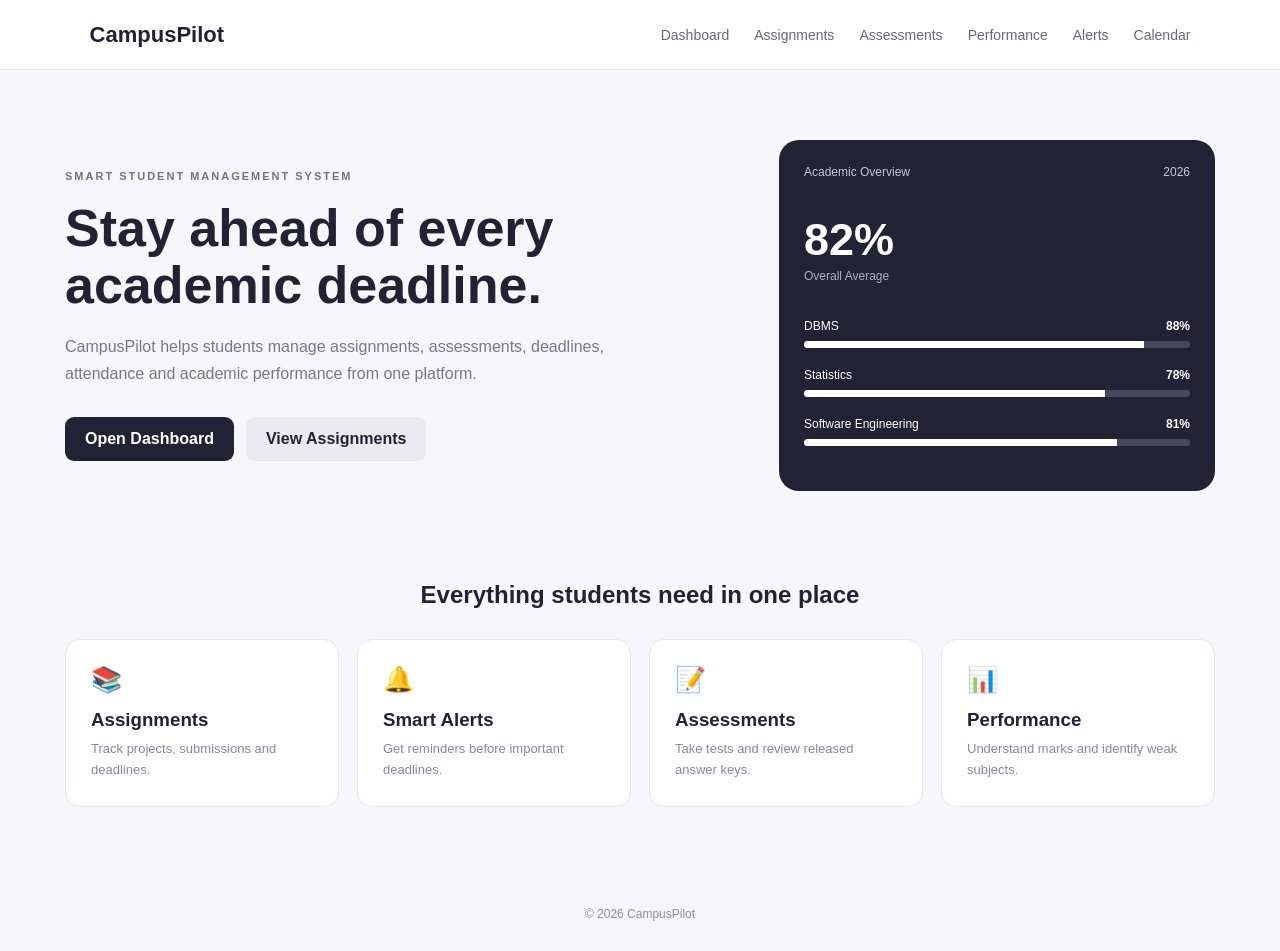
<file: frontend/index.html>
<!DOCTYPE html>
<html lang="en">

<head>

    <meta charset="UTF-8">

    <meta name="viewport"
          content="width=device-width, initial-scale=1.0">

    <title>CampusPilot</title>

    <link rel="stylesheet"
          href="css/style.css">

</head>

<body>

<header class="navbar">

    <div class="logo">
        CampusPilot
    </div>

    <nav>

        <a href="dashboard.html">
            Dashboard
        </a>

        <a href="assignments.html">
            Assignments
        </a>

        <a href="assessments.html">
            Assessments
        </a>

        <a href="performance.html">
            Performance
        </a>

        <a href="alerts.html">
            Alerts
        </a>

        <a href="calendar.html">
            Calendar
        </a>

    </nav>

</header>


<main class="landing">

    <section class="hero">

        <div class="hero-content">

            <p class="tag">
                SMART STUDENT MANAGEMENT SYSTEM
            </p>

            <h1>
                Stay ahead of
                every academic deadline.
            </h1>

            <p class="description">

                CampusPilot helps students manage
                assignments, assessments, deadlines,
                attendance and academic performance
                from one platform.

            </p>


            <div class="hero-buttons">

                <a href="dashboard.html"
                   class="btn primary">

                    Open Dashboard

                </a>


                <a href="assignments.html"
                   class="btn secondary">

                    View Assignments

                </a>

            </div>

        </div>


        <div class="hero-card">

            <div class="mini-header">

                <span>
                    Academic Overview
                </span>

                <span>
                    2026
                </span>

            </div>


            <div class="score">

                <strong>
                    82%
                </strong>

                <span>
                    Overall Average
                </span>

            </div>


            <div class="mini-progress">

                <div>

                    <span>
                        DBMS
                    </span>

                    <b>
                        88%
                    </b>

                </div>

                <div class="progress">

                    <span style="width:88%">
                    </span>

                </div>

            </div>


            <div class="mini-progress">

                <div>

                    <span>
                        Statistics
                    </span>

                    <b>
                        78%
                    </b>

                </div>

                <div class="progress">

                    <span style="width:78%">
                    </span>

                </div>

            </div>


            <div class="mini-progress">

                <div>

                    <span>
                        Software Engineering
                    </span>

                    <b>
                        81%
                    </b>

                </div>

                <div class="progress">

                    <span style="width:81%">
                    </span>

                </div>

            </div>

        </div>

    </section>


    <section class="features">

        <h2>
            Everything students need in one place
        </h2>


        <div class="feature-grid">


            <div class="feature-card">

                <span>📚</span>

                <h3>
                    Assignments
                </h3>

                <p>
                    Track projects,
                    submissions and deadlines.
                </p>

            </div>


            <div class="feature-card">

                <span>🔔</span>

                <h3>
                    Smart Alerts
                </h3>

                <p>
                    Get reminders before
                    important deadlines.
                </p>

            </div>


            <div class="feature-card">

                <span>📝</span>

                <h3>
                    Assessments
                </h3>

                <p>
                    Take tests and review
                    released answer keys.
                </p>

            </div>


            <div class="feature-card">

                <span>📊</span>

                <h3>
                    Performance
                </h3>

                <p>
                    Understand marks and
                    identify weak subjects.
                </p>

            </div>


        </div>

    </section>

</main>


<footer>

    <p>
        © 2026 CampusPilot
    </p>

</footer>


</body>

</html>
</file>
<file: frontend/css/style.css>
* {
    margin: 0;
    padding: 0;
    box-sizing: border-box;
}

body {
    font-family: Arial, sans-serif;
    background: #f6f7fb;
    color: #202334;
}


/* NAVIGATION */

.navbar {
    height: 70px;
    background: white;
    border-bottom: 1px solid #e5e7ee;

    display: flex;
    align-items: center;
    justify-content: space-between;

    padding: 0 7%;
}

.logo {
    font-size: 22px;
    font-weight: 800;
}

.navbar nav {
    display: flex;
    gap: 25px;
}

.navbar nav a {
    text-decoration: none;
    color: #646a79;
    font-size: 14px;
}

.navbar nav a:hover {
    color: #202334;
}


/* MAIN */

.landing {
    max-width: 1200px;
    margin: auto;
    padding: 70px 25px;
}


/* HERO SECTION */

.hero {
    display: grid;
    grid-template-columns: 1.2fr 0.8fr;

    gap: 60px;

    align-items: center;
}

.tag {
    font-size: 11px;
    font-weight: bold;

    letter-spacing: 2px;

    color: #707687;
}

.hero h1 {
    font-size: 52px;
    line-height: 1.1;

    margin: 18px 0;
}

.description {
    color: #73798a;

    line-height: 1.7;

    max-width: 570px;
}


/* BUTTONS */

.hero-buttons {
    display: flex;
    gap: 12px;

    margin-top: 30px;
}

.btn {
    padding: 13px 20px;

    border-radius: 9px;

    text-decoration: none;

    font-weight: bold;
}

.primary {
    background: #202334;
    color: white;
}

.secondary {
    background: #e9ebf1;
    color: #202334;
}


/* ACADEMIC CARD */

.hero-card {
    background: #202334;

    color: white;

    border-radius: 20px;

    padding: 25px;
}

.mini-header {
    display: flex;

    justify-content: space-between;

    color: #c4c8d4;

    font-size: 12px;
}

.score {
    margin: 35px 0;
}

.score strong {
    display: block;

    font-size: 45px;
}

.score span {
    color: #adb2c0;

    font-size: 12px;
}


/* PROGRESS */

.mini-progress {
    margin: 20px 0;
}

.mini-progress > div:first-child {
    display: flex;

    justify-content: space-between;

    font-size: 12px;

    margin-bottom: 8px;
}

.progress {
    height: 7px;

    background: #45495a;

    border-radius: 20px;

    overflow: hidden;
}

.progress span {
    display: block;

    height: 100%;

    background: white;
}


/* FEATURES */

.features {
    margin-top: 90px;
}

.features h2 {
    text-align: center;

    margin-bottom: 30px;
}

.feature-grid {
    display: grid;

    grid-template-columns:
    repeat(4, 1fr);

    gap: 18px;
}

.feature-card {
    background: white;

    border: 1px solid #e6e8ef;

    border-radius: 15px;

    padding: 25px;
}

.feature-card span {
    font-size: 25px;
}

.feature-card h3 {
    margin: 15px 0 8px;
}

.feature-card p {
    color: #858b9b;

    font-size: 13px;

    line-height: 1.6;
}


/* FOOTER */

footer {
    text-align: center;

    padding: 30px;

    color: #8a8f9d;

    font-size: 12px;
}


/* MOBILE RESPONSIVE */

@media (max-width: 900px) {

    .navbar nav {
        display: none;
    }

    .hero {
        grid-template-columns: 1fr;
    }

    .feature-grid {
        grid-template-columns:
        repeat(2, 1fr);
    }

}


@media (max-width: 550px) {

    .hero h1 {
        font-size: 38px;
    }

    .feature-grid {
        grid-template-columns: 1fr;
    }

}
</file>
